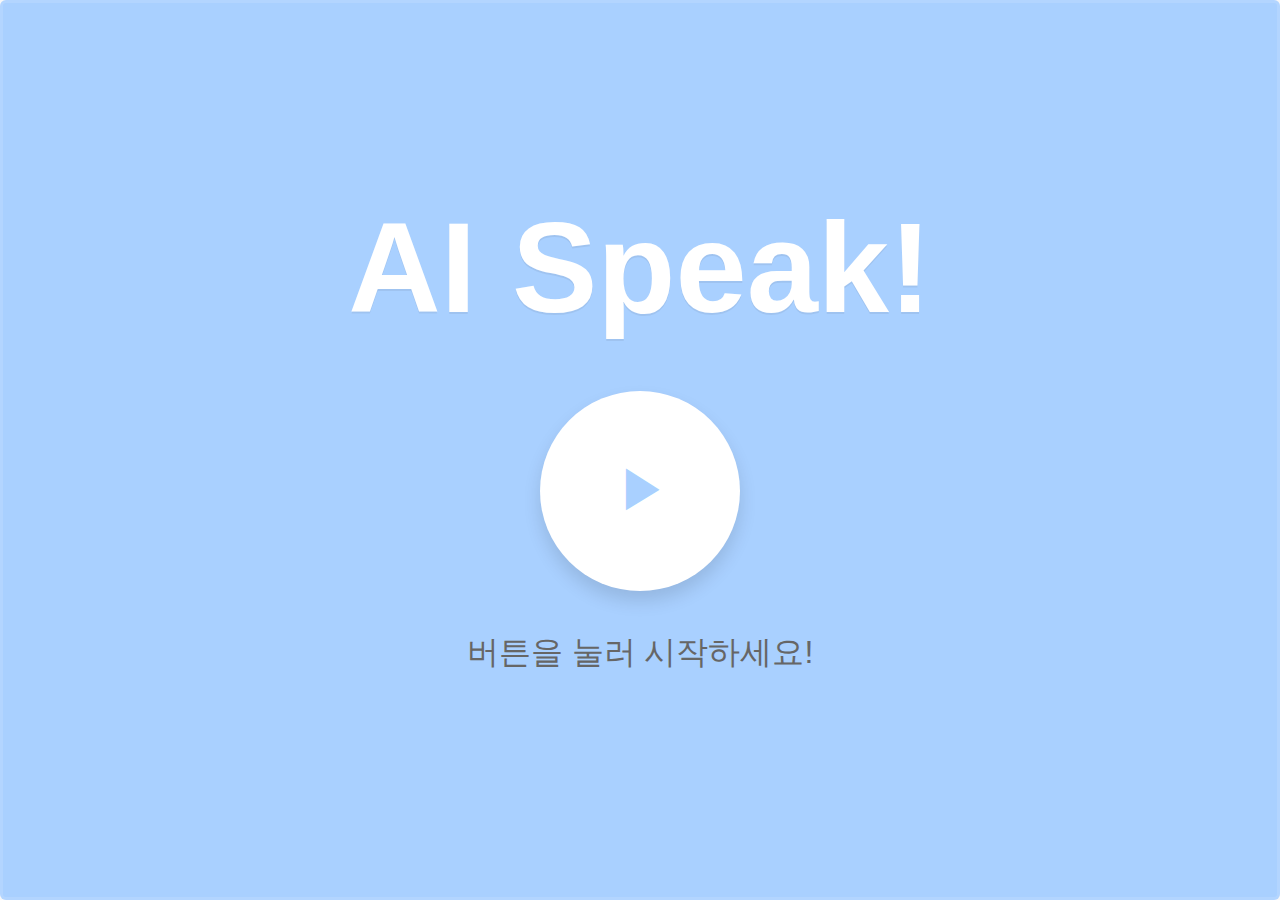
<file: index.html>
<!doctype html>
<html lang="ko">
<head>
  <meta charset="utf-8" />
  <meta name="viewport" content="width=device-width,initial-scale=1" />
  <title>AI Speak</title>
  <link rel="stylesheet" href="style/common.css">
  <link rel="stylesheet" href="style/index.css">
  <link rel="stylesheet" href="style/mobile.css">
</head>
<body>
  <main class="intro">
    <div class="wrap">
      <h1 class="title">AI Speak!</h1>
    </div>

    <button id="startBtn" class="play-btn" aria-label="Start">
      <span class="play-icon"> ▶</span>
    </button>

    <p class="hint">버튼을 눌러 시작하세요!</p>
  </main>

  <script>
    document.addEventListener('DOMContentLoaded', function(){
      const startBtn = document.getElementById('startBtn');
      if(startBtn){
        startBtn.addEventListener('click', function(){
          window.location.href = 'sub/subpage.html';
        });
      }
    });
  </script>
</body>
</html>
</file>
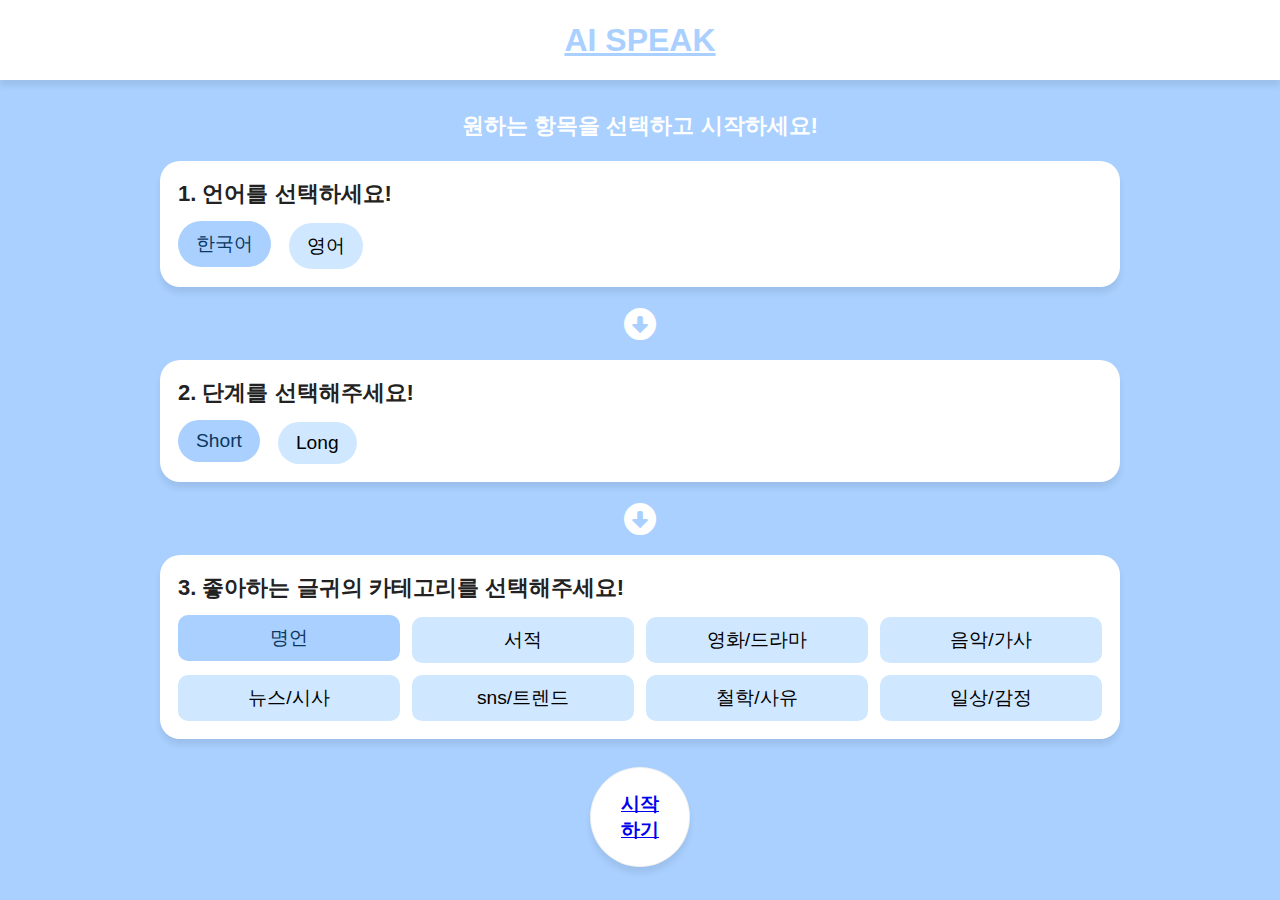
<file: sub/subpage.html>
<!doctype html>
<html lang="ko">
<head>
  <meta charset="utf-8" />
  <meta name="viewport" content="width=device-width,initial-scale=1" />
  <title>AI Speak</title>
  <link rel="stylesheet" href="../style/common.css">
  <link rel="stylesheet" href="../style/subpage.css">
  <link rel="stylesheet" href="../style/loading.css">
  <link rel="stylesheet" href="../style/mobile.css">
  <link rel="stylesheet" href="https://cdnjs.cloudflare.com/ajax/libs/font-awesome/6.5.1/css/all.min.css">
</head>
<body>
  <header>
    <h1 class="main-title">
      <a href="../index.html">AI SPEAK</a>
    </h1>
  </header>
  <main id="settings-page" class="settings-page">
    <div class="second-title">원하는 항목을 선택하고 시작하세요!</div>
    <section class="card control">
      <h2>1. 언어를 선택하세요!</h2>
      <div class="btn-row">
        <button class="pill lang active" data-lang="ko">한국어</button>
        <button class="pill lang" data-lang="en">영어</button>
      </div>
    </section>
    <div class="arrow"><i class="fa-solid fa-circle-down"></i></div>

    <section class="card control">
      <h2>2. 단계를 선택해주세요!</h2>
      <div class="btn-row">
        <button class="pill step active" data-step="short">Short</button>
        <button class="pill step" data-step="long">Long</button>
      </div>
    </section>
    <div class="arrow"><i class="fa-solid fa-circle-down"></i></div>

    <section class="card categories">
      <h2>3. 좋아하는 글귀의 카테고리를 선택해주세요!</h2>
      <ul id="categoryList" class="category-grid">
        <li><button class="cat active">명언</button></li>
        <li><button class="cat">서적</button></li>
        <li><button class="cat">영화/드라마</button></li>
        <li><button class="cat">음악/가사</button></li>
        <li><button class="cat">뉴스/시사</button></li>
        <li><button class="cat">sns/트렌드</button></li>
        <li><button class="cat">철학/사유</button></li>
        <li><button class="cat">일상/감정</button></li>
      </ul>
    </section>
    <div id="alertBox" class="alert" role="alert" aria-live="assertive" hidden>
      최소 1개의 카테고리를 선택해주세요!
    </div>
    <div class="actions">
      <button id="beginBtn" class="start-pill"><a href="#">시작<br>하기</a></button>
    </div>

  </main>

  <script src="../js/main.js"></script>
</body>
</html>
</file>
<file: style/common.css>
/* common.css - 공용 스타일 */
:root{
  --bg:#f7f7f8;
  --accent:#a9d0ff;
  --accent-2:#9fc6ff;
  --pill:#cfe7ff;
  --dark:#222;
  --muted:#666;
  --card-bg:#ffffff;
  --radius:14px;
  --shadow: 0 6px 10px rgba(0,0,0,0.12), 0 2px 2px rgba(0,0,0,0.06);
  --soft-shadow: 0 6px 6px rgba(0,0,0,0.08);
}

*{
  box-sizing:border-box
}
html,body{
  height:100%;
  background:var(--bg);
  margin:0;
  font-family: 'Helvetica Neue', Arial, sans-serif;
  color:var(--dark)
}
button{
  font-family:inherit
}
main{
  margin:40px auto;
  padding:20px;
}

/* Rounded card */
.card{
  background:var(--card-bg);
  border-radius:18px;
  padding:18px;
  box-shadow:var(--soft-shadow);
  margin-bottom:20px;
}

/* heading inside cards */
.card h2{
  margin:0 0 14px 0;
  font-size:18px;
  color:var(--dark);
  font-weight:600
}
.btn-row{
  display:flex;
  gap:18px;
  align-items:center
}

/* pills */
.pill{
  background:var(--accent-2);
  border:none;
  padding:10px 18px;
  border-radius:28px;
  cursor:pointer;
  box-shadow: 0 6px 6px rgba(0,0,0,0.08);
  transition:transform .12s ease, box-shadow .12s ease, opacity .12s ease;
}
.pill:hover{
  transform:translateY(-2px)
}
.pill.active{
  box-shadow: 0 10px 14px rgba(0,0,0,0.12);
  transform:translateY(-4px)
}

/* categories grid */
.category-grid{
  list-style:none;
  padding:0;
  margin:0;
  display:grid;
  grid-template-columns:repeat(4,1fr);
  gap:12px
}
.cat{
  width:100%;
  padding:10px;
  border-radius:10px;
  border:none;
  background:var(--pill);
  cursor:pointer;
  box-shadow:0 4px 6px rgba(0,0,0,0.06)
}
.cat.active{
  background:var(--accent-2);
  color:#0b3760;
  box-shadow:0 8px 12px rgba(0,0,0,0.12)
}
.alert{
  background:#ffecec;
  color:#a33;
  border-radius:10px;
  padding:10px;
  text-align:center;
  margin-top:10px;
}

/* small helpers */
.actions{
  text-align:center;
  margin-top:8px
}
.start-pill{
  background:var(--card-bg);
  border-radius:24px;
  padding:12px 26px;
  border:none;
  box-shadow:var(--shadow);
  cursor:pointer
}
.hint{
  color:var(--muted);
  margin-top:14px;
  text-align:center
}
.hidden{
  display:none
}
</file>
<file: style/index.css>
/* ----- Intro / Index Page ----- */
.intro {
  margin: 0;
  height: 100vh;
  width: 100vw;
  border-radius: 6px;
  background: var(--accent);
  display: flex;
  flex-direction: column;
  align-items: center;
  justify-content: center;
  text-align: center;
  padding: 60px;
  box-shadow: inset 0 0 0 3px rgba(255,255,255,0.12);
}

.title {
  animation: motion 1s linear 0s infinite alternate;
  font-size: 8rem;
  color: var(--card-bg);
  margin: 0 0 30px 0;
  text-shadow: 0 2px 0 rgba(0,0,0,0.06);
  font-weight: 700;
}

@keyframes motion {
  0% { transform: translateY(0); }
  100% { transform: translateY(10px); }
}

.play-btn {
  width: 200px;
  height: 200px;
  border-radius: 100px;
  border: none;
  background: var(--card-bg);
  display: flex;
  align-items: center;
  justify-content: center;
  font-size: 48px;
  cursor: pointer;
  box-shadow: 0 10px 18px rgba(0,0,0,0.12);
  transition: 0.3s ease-in-out;
  margin: 20px 0;
}
.play-btn:hover {
  scale: 0.9;
  box-shadow: 0 5px 5px rgba(0, 0, 0, 0.26);
}
.play-icon {
  color: var(--accent);
  font-weight: 700;
  margin-left: 5px;
}

.intro .hint {
  margin-top: 20px;
  font-size: 2rem;
}
</file>
<file: style/mobile.css>
@media (max-width:769px) {
  .title {
    font-size: 5rem;
  }
  .play-btn {
    width: 170px;
    height: 170px;
  }

  .category-grid {
    grid-template-columns: repeat(3, 1fr);
  }
  .camera-box {
    height: 50%;
  }
  .mic-hint {
    font-size: 1rem;
  }
  .main-title {
    padding: 0;
  }
  
  .result-text{
    font-size: 1.4rem;
  }
  .result-card {
    height: 400px;
  }
  .emoji-display {
    font-size: 5rem;
  }
  .accuracy-display {
    font-size: 5rem;
    line-height: 300px;
  }
}


@media (max-width:426px) {
  .title {
    font-size: 3rem;
  }
  .play-btn {
    width: 100px;
    height: 100px;
  }
  .intro > .hint {
    font-size: 1.2rem;
  }

  .main-title {
    font-size: 1.6rem;
    height: 40px;
    line-height: 40px;
  }
  .second-title {
    font-size: 0.6rem;
  }
  .card h2 {
    font-size: 0.9rem;
  }
  .category-grid {
    grid-template-columns: repeat(2, 1fr);
  }
  .cat, .pill {
    font-size: 0.6rem;
  }
  .start-pill {
    width: 70px;
    height: 70px;
    font-size: 0.56rem;
  }

  .camera-box {
    height: 50%;
  }
  .mic-hint {
    font-size: 0.8rem;
  }
  #generatedText {
    width: 100%;
    font-size: 1.2rem;
  }

  .loading-text {
    font-size: 1rem;
  }

  .result-text{
    font-size: 1rem;
  }
  .result-card {
    height: auto;
    width: 100%;
    display: flex;
    flex-direction: column;
    gap: 20px;
  }
  .result-area {
    font-size: 0.7rem;
    width: 100%;
  }
  .result-area > h3 {
    font-size: 1rem;
  }
  .emoji-display {
    font-size: 2.8rem;
  }
  .accuracy-display {
    font-size: 3rem;
    line-height: 200px;
  }
  .next-row {
    gap: 40px;
  }
  .next-row > a {
    padding: 22px;
  }
  .btn {
  width: 70px;
  height: 70px;
  font-size: 0.6rem;
}
}
</file>
<file: style/subpage.css>
/* ----- 서브페이지 ----- */
body {
  background-color: var(--accent);
  width: 100%;
}

main {
  margin: 0 auto;
  padding: 10px;
}

.main-title {
  width: 100%;
  text-align: center;
  line-height: 80px;
  background-color: var(--card-bg);
  box-shadow: var(--soft-shadow);
  height: 80px;
  margin: 0;
}
.main-title > a {
  color: var(--accent);
}
.second-title {
  font-size: 1.4rem;
  margin: 20px 0;
  font-weight: 600;
  color: var(--card-bg);
}

.settings-page {
  min-height: 160px;
  max-width: 980px;
  display: flex;
  flex-direction: column;
  align-items: center;
}

.arrow {
  font-size: 2rem;
  color: var(--card-bg);
  margin-bottom: 16px;
}

.settings-page .control {
  display: flex;
  flex-direction: column;
  width: 100%;
}

.settings-page .card {
  border-radius: 20px;
  width: 100%;
}

.card {
  background: var(--card-bg);
  border-radius: 18px;
  padding: 18px;
  box-shadow: var(--soft-shadow);
  margin-bottom: 20px;
}

.card h2 {
  margin: 0 0 14px 0;
  font-size: 22px;
  color: var(--dark);
  font-weight: 600;
}

.btn-row {
  display: flex;
  gap: 18px;
  align-items: center;
}

.pill {
  background: var(--pill);
  border: none;
  padding: 10px 18px;
  border-radius: 28px;
  cursor: pointer;
  box-shadow: var(--btn-down-shadow);
  transition: 0.2s ease-in-out;
  font-size: 1.2rem;
}
.pill:hover {
  box-shadow: var(--btn-up-shadow);
  transform: translateY(-2px);
  transition: 0.2s ease-in-out;
}
.pill.active {
  background: var(--accent);
  color: #0b3760;
  box-shadow: var(--btn-up-shadow);
  transform: translateY(-2px);
}

/* 카테고리 그리드 */
.category-grid {
  list-style: none;
  padding: 0;
  margin: 0;
  display: grid;
  grid-template-columns: repeat(4, 1fr);
  gap: 12px;
}

.cat {
  font-size: 1.2rem;
  width: 100%;
  padding: 10px;
  border-radius: 10px;
  border: none;
  background: var(--pill);
  cursor: pointer;
  box-shadow: var(--btn-down-shadow);
  transition: 0.2s ease-in-out;
}
.cat:hover {
  transition: 0.2s ease-in-out;
  box-shadow: var(--btn-up-shadow);
}
.cat.active {
  transform: translateY(-2px);
  background: var(--accent);
  color: #0b3760;
  box-shadow: var(--btn-up-shadow);
}

.alert {
  background: #ffecec;
  color: #a33;
  border-radius: 10px;
  padding: 10px;
  text-align: center;
  margin-top: 10px;
}

.actions {
  text-align: center;
  margin-top: 8px;
}

.start-pill {
  width: 100px;
  height: 100px;
  padding: 12px 26px;
  cursor: pointer;
  font-weight: bold;
  font-size: 1.2rem;
  color: var(--dark);
  transition: 0.2s ease-in-out;
  background: var(--card-bg);
  border: 1px solid rgba(0,0,0,0.06);
  border-radius: 100px;
  box-shadow: var(--soft-shadow);
}
.start-pill:hover {
  background: var(--pill);
  scale: 0.98;
  transition: 0.2s ease-in-out;
  box-shadow: var(--btn-down-shadow);
}

.hint {
  color: var(--muted);
  margin-top: 14px;
  text-align: center;
}

.hidden {
  display: none;
}

/* ----- 녹화 녹음 페이지 ----- */
.ai-screen {
  width: 100%;
  text-align: center;
  height: 100vh;
  display: flex;
  flex-direction: column;
  align-items: center;
}

#generatedText {
  width: 100%;
  background: var(--card-bg);
  display: inline-block;
  background: var(--card-bg);
  padding: 18px 28px;
  border-radius: 12px;
  box-shadow: var(--soft-shadow);
  font-size: 26px;
  font-weight: bold;
  margin-bottom: 20px;
}

.camera-box {
  width: 100%;
  height: 50%;
  border-radius: 8px;
  background: var(--card-bg);
  display: block;
  margin: 0 auto 18px auto;
  box-shadow: var(--soft-shadow);
  overflow: hidden;
}
.camera-box img {
  width: 100%;
  height: 100%;
  object-fit: cover;
  display: block;
}

.mic-btn {
  width: 100px;
  height: 100px;
  border-radius: 60px;
  border: none;
  background: var(--card-bg);
  display: block;
  margin: 18px auto;
  box-shadow: var(--shadow);
  cursor: pointer;
  font-size: 1.4rem;
  transition: 0.2s ease-in-out;
  color: rgb(180, 34, 34);
}
.mic-btn:hover {
  scale: 0.96;
  background-color: var(--pill);
  box-shadow: var(--btn-down-shadow);
  transition: 0.2s ease-in-out;
}
.mic-hint {
  color: var(--card-bg);
  margin: 20px;
  font-size: 1.4rem;
  font-weight: 600;
}

/* ----- 결과 페이지 ----- */
.result-wrap {
  display: flex;
  flex-direction: column;
  justify-content: center;
  align-items: center;
  width: 100%;
}

.result-text{
  font-size: 2rem;
  margin: 20px 0 10px 0;
  color: var(--dark);
  width: 90%;
  height: 70px;
  border-radius: 20px;
  padding: 10px 30px;
  box-sizing: border-box;
  background-color: var(--card-bg);
}
.result-text > span {
  font-weight: bold;
}

.result-card {
  height: 450px;
  width: 100%;
  display: flex;
  justify-content: space-around;
  align-items: center;
  padding: 20px;
}

.result-area {
  width: 45%;
  background: var(--card-bg);
  box-shadow: var(--soft-shadow);
  border-radius: 20px;
  height: 100%;
  padding: 20px;
}
.result-area > h3 {
  font-size: 1.6rem;
  font-weight: bold;
  margin: 0;
  text-align: center;
}

.emoji-display {
  font-size: 8.4rem;
  text-align: center;
  margin: 10px 0;
}
.emoji-explane {
  text-align: center;
}
.emoji-explane > ul {
  margin: 0;
  padding: 0;
  border-top: 1px solid var(--dark);
}
.emoji-explane > ul > p {
  font-weight: bold;
}

.accuracy-display {
  text-align: center;
  font-size: 8rem;
  font-weight: bold;
  line-height: 300px;
}

.next-row {
  text-align: center;
  margin-top: 18px;
  width: 100%;
  display: flex;
  justify-content: center;
  gap: 100px;
}

.next-row > a {
  padding: 24px;
}
.btn {
  width: 100px;
  height: 100px;
  background: var(--card-bg);
  border: none;
  padding: 12px 26px;
  border-radius: 60px;
  color: var(--dark);
  font-size: 1.2rem;
  font-weight: bold;
  cursor: pointer;
  box-shadow: var(--btn-up-shadow);
  transition: 0.2s ease-in-out;
}
.btn:hover {
  scale: 0.96;
  box-shadow: var(--btn-down-shadow);
  transition: 0.2s ease-in-out;
  background-color: var(--pill);
}
</file>
<file: style/loading.css>
/* ----- 로딩 페이지 ----- */
/* 글 생성 로딩 */
.loading-wrap {
  max-width: 980px;
  width: 80%;
  display: flex;
  align-items: center;
  justify-content: center;
  height: calc(100vh - 80px);
}

.progress {
  width: 100%;
  background: var(--card-bg);
  border-radius: 28px;
  padding: 6px;
  border: 1px solid rgba(0,0,0,0.08);
  box-shadow: var(--soft-shadow);
  position: relative;
  overflow: hidden;
}

.progress .bar {
  height: 44px;
  border-radius: 22px;
  background: var(--accent);
  width: 0%;
  display: flex;
  align-items: center;
  justify-content: center;
  color: var(--card-bg);
  font-weight: 600;
  transition: width 2s ease;
  box-shadow: var(--shadow);
}

/* 분석 로딩 */
.loading-center {
  text-align: center;
}

.generated-text {
  display: inline-block;
  background: var(--pill);
  padding: 18px 28px;
  border-radius: 12px;
  box-shadow: var(--soft-shadow);
  font-size: 22px;
  margin-bottom: 20px;
}

.loading-text {
  font-size: 24px;
  color: var(--card-bg);
}
</file>
